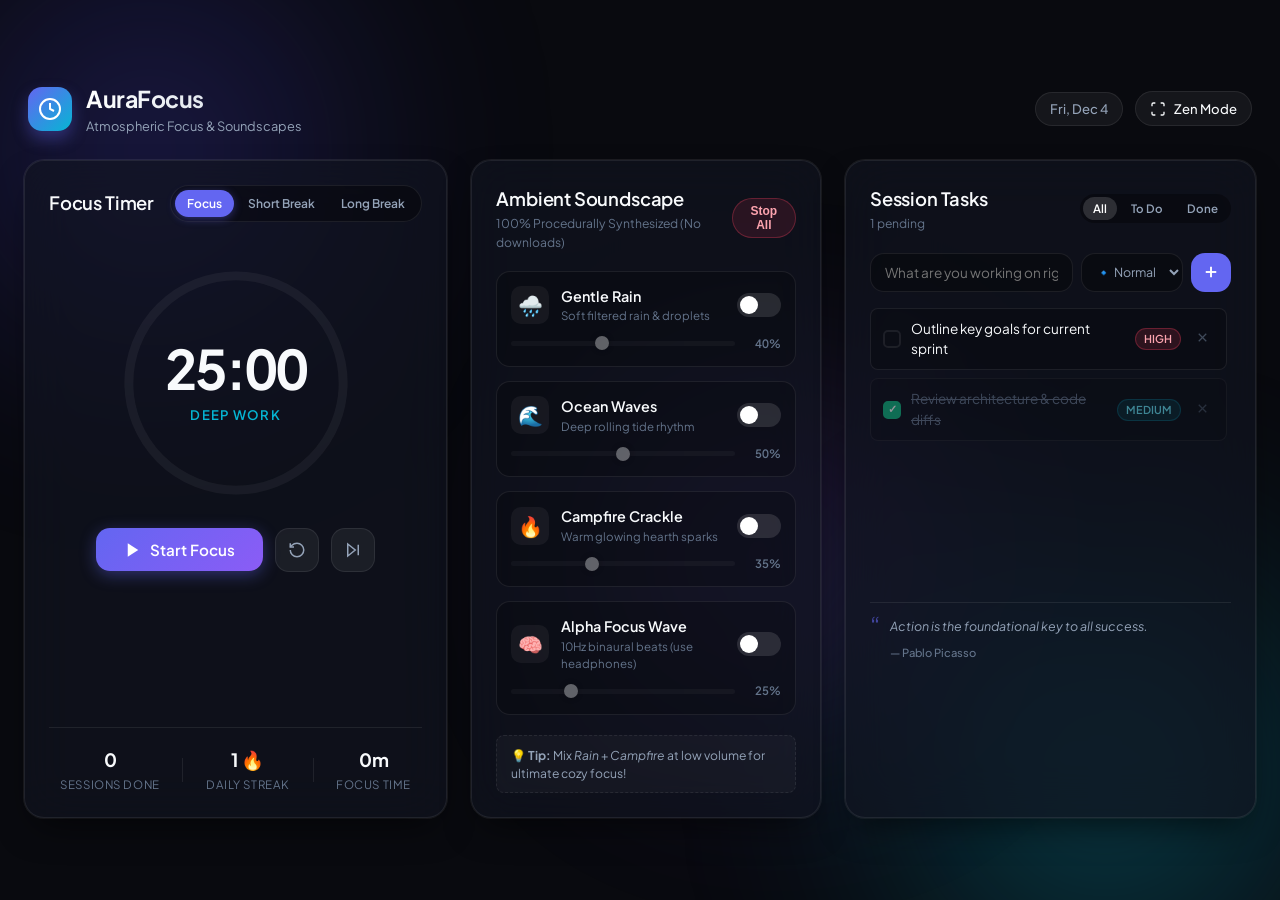
<file: all-in-one.html>
<!DOCTYPE html>
<html lang="en">
<head>
  <meta charset="UTF-8">
  <meta name="viewport" content="width=device-width, initial-scale=1.0">
  <title>AuraFocus — Ambient Sound & Productivity Suite</title>
  <link rel="preconnect" href="https://fonts.googleapis.com">
  <link rel="preconnect" href="https://fonts.gstatic.com" crossorigin>
  <link href="https://fonts.googleapis.com/css2?family=Plus+Jakarta+Sans:wght@300;400;500;600;700&display=swap" rel="stylesheet">
  <style>
/* =========================================
   AuraFocus — Design System & Stylesheet
   ========================================= */

:root {
  --bg-primary: #090a0f;
  --bg-card: rgba(18, 21, 33, 0.65);
  --bg-card-hover: rgba(24, 28, 44, 0.75);
  --border-subtle: rgba(255, 255, 255, 0.08);
  --border-focus: rgba(99, 102, 241, 0.5);

  --accent-primary: #6366f1;       /* Indigo */
  --accent-primary-hover: #4f46e5;
  --accent-cyan: #06b6d4;          /* Cyan */
  --accent-violet: #8b5cf6;        /* Violet */
  --accent-emerald: #10b981;       /* Green */
  --accent-rose: #f43f5e;          /* Rose */
  --accent-amber: #f59e0b;         /* Amber */

  --text-primary: #f8fafc;
  --text-secondary: #94a3b8;
  --text-tertiary: #64748b;

  --radius-sm: 8px;
  --radius-md: 14px;
  --radius-lg: 20px;
  --radius-full: 9999px;

  --font-sans: 'Plus Jakarta Sans', system-ui, -apple-system, BlinkMacSystemFont, 'Segoe UI', Roboto, sans-serif;
  --transition: all 0.25s cubic-bezier(0.4, 0, 0.2, 1);
  --shadow-card: 0 16px 36px -12px rgba(0, 0, 0, 0.65), 0 0 0 1px var(--border-subtle);
  --shadow-glow: 0 0 25px rgba(99, 102, 241, 0.35);
}

*, *::before, *::after {
  box-sizing: border-box;
  margin: 0;
  padding: 0;
}

body {
  font-family: var(--font-sans);
  background-color: var(--bg-primary);
  color: var(--text-primary);
  min-height: 100vh;
  display: flex;
  justify-content: center;
  align-items: center;
  overflow-x: hidden;
  position: relative;
  line-height: 1.5;
  -webkit-font-smoothing: antialiased;
}

/* Aurora Glow Orbs */
.glow-orb {
  position: fixed;
  border-radius: 50%;
  filter: blur(120px);
  z-index: 0;
  pointer-events: none;
  opacity: 0.45;
  animation: orbDrift 20s infinite alternate ease-in-out;
}

.orb-1 {
  width: 500px;
  height: 500px;
  background: radial-gradient(circle, #4f46e5 0%, rgba(79, 70, 229, 0) 70%);
  top: -100px;
  left: -100px;
}

.orb-2 {
  width: 550px;
  height: 550px;
  background: radial-gradient(circle, #06b6d4 0%, rgba(6, 182, 212, 0) 70%);
  bottom: -150px;
  right: -100px;
  animation-duration: 25s;
  animation-delay: -5s;
}

.orb-3 {
  width: 400px;
  height: 400px;
  background: radial-gradient(circle, #8b5cf6 0%, rgba(139, 92, 246, 0) 70%);
  top: 40%;
  left: 45%;
  animation-duration: 18s;
  animation-delay: -10s;
}

@keyframes orbDrift {
  0% { transform: translate(0, 0) scale(1); }
  50% { transform: translate(40px, 30px) scale(1.08); }
  100% { transform: translate(-30px, 50px) scale(0.95); }
}

/* App Container */
.app-container {
  width: 100%;
  max-width: 1320px;
  padding: 24px;
  position: relative;
  z-index: 1;
  margin: 0 auto;
}

.header {
  display: flex;
  justify-content: space-between;
  align-items: center;
  margin-bottom: 24px;
  padding: 0 4px;
}

.brand {
  display: flex;
  align-items: center;
  gap: 14px;
}

.logo-icon {
  width: 44px;
  height: 44px;
  background: linear-gradient(135deg, var(--accent-primary), var(--accent-cyan));
  border-radius: var(--radius-md);
  display: flex;
  align-items: center;
  justify-content: center;
  color: #fff;
  box-shadow: 0 8px 16px rgba(99, 102, 241, 0.35);
}

.logo-icon svg {
  width: 24px;
  height: 24px;
}

.brand h1 {
  font-size: 1.45rem;
  font-weight: 700;
  letter-spacing: -0.02em;
  background: linear-gradient(to right, #ffffff, #cbd5e1);
  -webkit-background-clip: text;
  -webkit-text-fill-color: transparent;
}

.tagline {
  font-size: 0.8rem;
  color: var(--text-secondary);
}

.header-actions {
  display: flex;
  align-items: center;
  gap: 12px;
}

.date-badge {
  font-size: 0.82rem;
  font-weight: 500;
  padding: 6px 14px;
  background: rgba(255, 255, 255, 0.05);
  border: 1px solid var(--border-subtle);
  border-radius: var(--radius-full);
  color: var(--text-secondary);
}

.icon-btn {
  display: inline-flex;
  align-items: center;
  gap: 8px;
  background: rgba(255, 255, 255, 0.05);
  border: 1px solid var(--border-subtle);
  color: var(--text-primary);
  padding: 8px 14px;
  border-radius: var(--radius-full);
  cursor: pointer;
  font-size: 0.82rem;
  font-family: inherit;
  font-weight: 500;
  transition: var(--transition);
}

.icon-btn:hover {
  background: rgba(255, 255, 255, 0.1);
  border-color: rgba(255, 255, 255, 0.2);
  transform: translateY(-1px);
}

.icon-btn svg {
  width: 16px;
  height: 16px;
}

/* Dashboard Grid */
.dashboard-grid {
  display: grid;
  grid-template-columns: 1.15fr 0.95fr 1fr;
  gap: 24px;
}

@media (max-width: 1080px) {
  .dashboard-grid {
    grid-template-columns: 1fr;
  }
}

.card {
  background: var(--bg-card);
  backdrop-filter: blur(24px);
  -webkit-backdrop-filter: blur(24px);
  border: 1px solid var(--border-subtle);
  border-radius: var(--radius-lg);
  padding: 24px;
  box-shadow: var(--shadow-card);
  display: flex;
  flex-direction: column;
  transition: var(--transition);
}

.card:hover {
  border-color: rgba(255, 255, 255, 0.12);
}

.card-header {
  display: flex;
  justify-content: space-between;
  align-items: center;
  margin-bottom: 20px;
}

.card-header h2 {
  font-size: 1.15rem;
  font-weight: 600;
  letter-spacing: -0.01em;
}

.subtitle {
  font-size: 0.76rem;
  color: var(--text-tertiary);
  margin-top: 2px;
}

/* Column 1: Pomodoro Timer */
.mode-tabs {
  display: flex;
  background: rgba(0, 0, 0, 0.35);
  padding: 4px;
  border-radius: var(--radius-full);
  border: 1px solid var(--border-subtle);
  gap: 2px;
}

.tab-btn {
  background: transparent;
  border: none;
  color: var(--text-secondary);
  padding: 6px 12px;
  border-radius: var(--radius-full);
  font-size: 0.75rem;
  font-weight: 600;
  font-family: inherit;
  cursor: pointer;
  transition: var(--transition);
}

.tab-btn:hover {
  color: var(--text-primary);
}

.tab-btn.active {
  background: var(--accent-primary);
  color: #fff;
  box-shadow: 0 2px 8px rgba(99, 102, 241, 0.4);
}

.timer-display {
  display: flex;
  justify-content: center;
  align-items: center;
  padding: 16px 0 20px;
}

.progress-ring-wrapper {
  position: relative;
  width: 250px;
  height: 250px;
  display: flex;
  align-items: center;
  justify-content: center;
}

.progress-ring {
  transform: rotate(-90deg);
  width: 100%;
  height: 100%;
}

.progress-ring__circle-bg {
  fill: transparent;
  stroke: rgba(255, 255, 255, 0.05);
}

.progress-ring__circle {
  fill: transparent;
  stroke: var(--accent-primary);
  stroke-linecap: round;
  transition: stroke-dashoffset 0.8s ease-in-out, stroke 0.4s ease;
  filter: drop-shadow(0 0 10px rgba(99, 102, 241, 0.65));
}

.time-content {
  position: absolute;
  display: flex;
  flex-direction: column;
  align-items: center;
  justify-content: center;
}

.time-text {
  font-size: 3.4rem;
  font-weight: 700;
  letter-spacing: -0.04em;
  font-variant-numeric: tabular-nums;
  line-height: 1;
}

.session-label {
  font-size: 0.82rem;
  font-weight: 600;
  text-transform: uppercase;
  letter-spacing: 0.1em;
  color: var(--accent-cyan);
  margin-top: 10px;
}

.timer-controls {
  display: flex;
  justify-content: center;
  align-items: center;
  gap: 12px;
  margin-bottom: 24px;
}

.btn {
  display: inline-flex;
  align-items: center;
  justify-content: center;
  gap: 8px;
  border: none;
  font-family: inherit;
  font-weight: 600;
  border-radius: var(--radius-md);
  cursor: pointer;
  transition: var(--transition);
}

.primary-btn {
  background: linear-gradient(135deg, var(--accent-primary), var(--accent-violet));
  color: #fff;
  padding: 12px 28px;
  font-size: 0.95rem;
  box-shadow: 0 4px 16px rgba(99, 102, 241, 0.4);
}

.primary-btn:hover {
  transform: translateY(-2px);
  box-shadow: 0 6px 20px rgba(99, 102, 241, 0.55);
}

.primary-btn:active {
  transform: translateY(0);
}

.primary-btn svg {
  width: 18px;
  height: 18px;
}

.secondary-btn {
  background: rgba(255, 255, 255, 0.06);
  color: var(--text-secondary);
  border: 1px solid var(--border-subtle);
  width: 44px;
  height: 44px;
  border-radius: var(--radius-md);
}

.secondary-btn:hover {
  background: rgba(255, 255, 255, 0.12);
  color: var(--text-primary);
  border-color: rgba(255, 255, 255, 0.2);
}

.secondary-btn svg {
  width: 18px;
  height: 18px;
}

.stats-row {
  display: flex;
  justify-content: space-around;
  align-items: center;
  padding-top: 18px;
  border-top: 1px solid var(--border-subtle);
  margin-top: auto;
}

.stat-item {
  display: flex;
  flex-direction: column;
  align-items: center;
}

.stat-value {
  font-size: 1.15rem;
  font-weight: 700;
  color: var(--text-primary);
}

.stat-label {
  font-size: 0.72rem;
  color: var(--text-tertiary);
  text-transform: uppercase;
  letter-spacing: 0.05em;
  margin-top: 2px;
}

.stat-divider {
  width: 1px;
  height: 24px;
  background: var(--border-subtle);
}

/* Column 2: Ambient Soundscape */
.mute-all-btn {
  background: rgba(244, 63, 94, 0.12);
  border: 1px solid rgba(244, 63, 94, 0.3);
  color: #fda4af;
  padding: 5px 12px;
  font-size: 0.75rem;
  font-weight: 600;
  border-radius: var(--radius-full);
  cursor: pointer;
  transition: var(--transition);
}

.mute-all-btn:hover {
  background: rgba(244, 63, 94, 0.22);
}

.sound-channels {
  display: flex;
  flex-direction: column;
  gap: 14px;
  margin-bottom: 20px;
}

.sound-item {
  background: rgba(0, 0, 0, 0.22);
  border: 1px solid var(--border-subtle);
  border-radius: var(--radius-md);
  padding: 14px;
  transition: var(--transition);
}

.sound-item.active {
  background: rgba(99, 102, 241, 0.08);
  border-color: rgba(99, 102, 241, 0.35);
  box-shadow: 0 4px 14px rgba(99, 102, 241, 0.12);
}

.sound-info {
  display: flex;
  align-items: center;
  gap: 12px;
  margin-bottom: 10px;
}

.sound-icon-box {
  width: 38px;
  height: 38px;
  border-radius: 10px;
  background: rgba(255, 255, 255, 0.05);
  display: flex;
  align-items: center;
  justify-content: center;
  font-size: 1.25rem;
}

.sound-meta {
  flex: 1;
}

.sound-title {
  display: block;
  font-size: 0.9rem;
  font-weight: 600;
}

.sound-desc {
  display: block;
  font-size: 0.72rem;
  color: var(--text-tertiary);
}

.sound-toggle-btn {
  position: relative;
  width: 44px;
  height: 24px;
  background: rgba(255, 255, 255, 0.12);
  border-radius: var(--radius-full);
  border: none;
  cursor: pointer;
  transition: var(--transition);
}

.sound-toggle-btn::after {
  content: '';
  position: absolute;
  top: 3px;
  left: 3px;
  width: 18px;
  height: 18px;
  border-radius: 50%;
  background: #ffffff;
  transition: var(--transition);
}

.sound-item.active .sound-toggle-btn {
  background: var(--accent-emerald);
}

.sound-item.active .sound-toggle-btn::after {
  transform: translateX(20px);
}

.slider-row {
  display: flex;
  align-items: center;
  gap: 12px;
}

.vol-slider {
  flex: 1;
  -webkit-appearance: none;
  appearance: none;
  height: 5px;
  border-radius: var(--radius-full);
  background: rgba(255, 255, 255, 0.1);
  outline: none;
  transition: var(--transition);
}

.sound-item.active .vol-slider {
  background: linear-gradient(to right, var(--accent-primary), var(--accent-cyan));
}

.vol-slider::-webkit-slider-thumb {
  -webkit-appearance: none;
  width: 14px;
  height: 14px;
  border-radius: 50%;
  background: #fff;
  cursor: pointer;
  box-shadow: 0 0 6px rgba(0, 0, 0, 0.5);
  transition: transform 0.1s;
}

.vol-slider::-webkit-slider-thumb:hover {
  transform: scale(1.2);
}

.vol-slider:disabled {
  opacity: 0.35;
  cursor: not-allowed;
}

.vol-label {
  font-size: 0.72rem;
  font-weight: 600;
  color: var(--text-tertiary);
  min-width: 34px;
  text-align: right;
  font-variant-numeric: tabular-nums;
}

.sound-item.active .vol-label {
  color: var(--text-primary);
}

.audio-tip {
  margin-top: auto;
  font-size: 0.76rem;
  color: var(--text-secondary);
  background: rgba(255, 255, 255, 0.03);
  border: 1px dashed var(--border-subtle);
  border-radius: var(--radius-sm);
  padding: 10px 14px;
}

/* Column 3: Tasks Card */
.task-filters {
  display: flex;
  gap: 4px;
  background: rgba(0, 0, 0, 0.35);
  padding: 3px;
  border-radius: var(--radius-full);
}

.filter-chip {
  background: transparent;
  border: none;
  color: var(--text-secondary);
  font-size: 0.72rem;
  font-weight: 600;
  padding: 4px 10px;
  border-radius: var(--radius-full);
  cursor: pointer;
  font-family: inherit;
  transition: var(--transition);
}

.filter-chip.active {
  background: rgba(255, 255, 255, 0.15);
  color: #fff;
}

.task-form {
  display: flex;
  gap: 8px;
  margin-bottom: 16px;
}

.task-form input[type="text"] {
  flex: 1;
  background: rgba(0, 0, 0, 0.3);
  border: 1px solid var(--border-subtle);
  border-radius: var(--radius-md);
  padding: 10px 14px;
  color: #fff;
  font-family: inherit;
  font-size: 0.85rem;
  outline: none;
  transition: var(--transition);
}

.task-form input[type="text"]:focus {
  border-color: var(--accent-primary);
  box-shadow: 0 0 0 2px rgba(99, 102, 241, 0.2);
}

.task-form select {
  background: rgba(0, 0, 0, 0.3);
  border: 1px solid var(--border-subtle);
  color: var(--text-secondary);
  border-radius: var(--radius-md);
  padding: 0 10px;
  font-size: 0.78rem;
  font-family: inherit;
  cursor: pointer;
  outline: none;
}

.add-task-btn {
  background: var(--accent-primary);
  border: none;
  color: #fff;
  width: 40px;
  border-radius: var(--radius-md);
  display: flex;
  align-items: center;
  justify-content: center;
  cursor: pointer;
  transition: var(--transition);
}

.add-task-btn:hover {
  background: var(--accent-primary-hover);
  transform: scale(1.05);
}

.add-task-btn svg {
  width: 18px;
  height: 18px;
}

.task-list-wrapper {
  flex: 1;
  min-height: 220px;
  max-height: 280px;
  overflow-y: auto;
  padding-right: 4px;
}

.task-list-wrapper::-webkit-scrollbar {
  width: 5px;
}

.task-list-wrapper::-webkit-scrollbar-track {
  background: transparent;
}

.task-list-wrapper::-webkit-scrollbar-thumb {
  background: rgba(255, 255, 255, 0.1);
  border-radius: 4px;
}

.task-list {
  list-style: none;
  display: flex;
  flex-direction: column;
  gap: 8px;
}

.task-item {
  display: flex;
  align-items: center;
  gap: 10px;
  background: rgba(0, 0, 0, 0.22);
  border: 1px solid var(--border-subtle);
  border-radius: var(--radius-sm);
  padding: 10px 12px;
  transition: var(--transition);
  animation: slideIn 0.2s ease-out;
}

@keyframes slideIn {
  from { opacity: 0; transform: translateY(6px); }
  to { opacity: 1; transform: translateY(0); }
}

.task-item:hover {
  background: rgba(255, 255, 255, 0.04);
  border-color: rgba(255, 255, 255, 0.15);
}

.task-item.completed {
  opacity: 0.55;
}

.task-item.completed .task-text {
  text-decoration: line-through;
  color: var(--text-tertiary);
}

.custom-checkbox {
  appearance: none;
  -webkit-appearance: none;
  width: 18px;
  height: 18px;
  border: 2px solid var(--border-subtle);
  border-radius: 5px;
  background: transparent;
  cursor: pointer;
  display: flex;
  align-items: center;
  justify-content: center;
  transition: var(--transition);
  flex-shrink: 0;
}

.custom-checkbox:checked {
  background: var(--accent-emerald);
  border-color: var(--accent-emerald);
}

.custom-checkbox:checked::before {
  content: '✓';
  color: #fff;
  font-size: 11px;
  font-weight: 700;
}

.task-text {
  flex: 1;
  font-size: 0.85rem;
  word-break: break-word;
}

.priority-badge {
  font-size: 0.68rem;
  font-weight: 600;
  padding: 2px 8px;
  border-radius: var(--radius-full);
  text-transform: uppercase;
}

.priority-high {
  background: rgba(244, 63, 94, 0.15);
  color: #fda4af;
  border: 1px solid rgba(244, 63, 94, 0.3);
}

.priority-medium {
  background: rgba(6, 182, 212, 0.15);
  color: #67e8f9;
  border: 1px solid rgba(6, 182, 212, 0.3);
}

.priority-low {
  background: rgba(16, 185, 129, 0.15);
  color: #6ee7b7;
  border: 1px solid rgba(16, 185, 129, 0.3);
}

.delete-task-btn {
  background: transparent;
  border: none;
  color: var(--text-tertiary);
  cursor: pointer;
  padding: 4px;
  border-radius: 4px;
  opacity: 0.6;
  transition: var(--transition);
}

.delete-task-btn:hover {
  color: var(--accent-rose);
  opacity: 1;
}

.delete-task-btn svg {
  width: 15px;
  height: 15px;
}

.empty-state {
  display: none;
  flex-direction: column;
  align-items: center;
  justify-content: center;
  height: 100%;
  padding: 30px 10px;
  color: var(--text-tertiary);
  text-align: center;
}

.empty-icon {
  font-size: 2rem;
  margin-bottom: 8px;
}

.empty-state p {
  font-size: 0.8rem;
}

.quote-box {
  margin-top: 14px;
  padding-top: 14px;
  border-top: 1px solid var(--border-subtle);
  position: relative;
  padding-left: 20px;
}

.quote-symbol {
  position: absolute;
  top: 10px;
  left: 0;
  font-size: 1.6rem;
  line-height: 1;
  color: var(--accent-primary);
  opacity: 0.6;
}

.quote-box p {
  font-size: 0.78rem;
  color: var(--text-secondary);
  font-style: italic;
  margin-bottom: 4px;
}

.quote-author {
  font-size: 0.7rem;
  color: var(--text-tertiary);
  font-weight: 500;
}

/* Zen Fullscreen Mode */
body.zen-active .audio-card,
body.zen-active .tasks-card,
body.zen-active .stats-row,
body.zen-active .header-actions .date-badge {
  opacity: 0.15;
  filter: blur(4px);
  pointer-events: none;
  transition: var(--transition);
}

body.zen-active .timer-card {
  transform: scale(1.05);
  box-shadow: 0 0 50px rgba(99, 102, 241, 0.4);
}

@media (max-width: 768px) {
  .app-container {
    padding: 16px;
  }
  .progress-ring-wrapper {
    width: 210px;
    height: 210px;
  }
  .time-text {
    font-size: 2.8rem;
  }
}
  </style>
</head>
<body>
  <!-- Ambient background glow orbs -->
  <div class="glow-orb orb-1"></div>
  <div class="glow-orb orb-2"></div>
  <div class="glow-orb orb-3"></div>

  <div class="app-container">
    <!-- Top Header -->
    <header class="header">
      <div class="brand">
        <div class="logo-icon">
          <svg viewBox="0 0 24 24" fill="none" stroke="currentColor" stroke-width="2">
            <circle cx="12" cy="12" r="10"></circle>
            <path d="M12 6v6l4 2"></path>
          </svg>
        </div>
        <div>
          <h1>AuraFocus</h1>
          <p class="tagline">Atmospheric Focus & Soundscapes</p>
        </div>
      </div>

      <div class="header-actions">
        <div class="date-badge" id="currentDate">Today</div>
        <button id="zenBtn" class="icon-btn" title="Toggle Zen Fullscreen Mode">
          <svg viewBox="0 0 24 24" fill="none" stroke="currentColor" stroke-width="2">
            <path d="M8 3H5a2 2 0 0 0-2 2v3m18 0V5a2 2 0 0 0-2-2h-3m0 18h3a2 2 0 0 0 2-2v-3M3 16v3a2 2 0 0 0 2 2h3"></path>
          </svg>
          <span class="btn-text">Zen Mode</span>
        </button>
      </div>
    </header>

    <!-- Main Grid Content -->
    <main class="dashboard-grid">

      <!-- Column 1: Pomodoro Focus Timer -->
      <section class="card timer-card">
        <div class="card-header">
          <h2>Focus Timer</h2>
          <div class="mode-tabs">
            <button class="tab-btn active" data-mode="pomodoro">Focus</button>
            <button class="tab-btn" data-mode="shortBreak">Short Break</button>
            <button class="tab-btn" data-mode="longBreak">Long Break</button>
          </div>
        </div>

        <div class="timer-display">
          <div class="progress-ring-wrapper">
            <svg class="progress-ring" viewBox="0 0 280 280">
              <circle class="progress-ring__circle-bg" stroke-width="10" cx="140" cy="140" r="120" />
              <circle class="progress-ring__circle" stroke-width="10" cx="140" cy="140" r="120" />
            </svg>
            <div class="time-content">
              <span id="timeDisplay" class="time-text">25:00</span>
              <span id="sessionStatus" class="session-label">Deep Work</span>
            </div>
          </div>
        </div>

        <div class="timer-controls">
          <button id="startBtn" class="btn primary-btn">
            <svg id="playPauseIcon" viewBox="0 0 24 24" fill="currentColor">
              <polygon points="5 3 19 12 5 21 5 3"></polygon>
            </svg>
            <span id="startBtnText">Start Focus</span>
          </button>
          <button id="resetBtn" class="btn secondary-btn" title="Reset Session">
            <svg viewBox="0 0 24 24" fill="none" stroke="currentColor" stroke-width="2">
              <path d="M3 12a9 9 0 1 0 9-9 9.75 9.75 0 0 0-6.74 2.74L3 8"></path>
              <path d="M3 3v5h5"></path>
            </svg>
          </button>
          <button id="skipBtn" class="btn secondary-btn" title="Skip Session">
            <svg viewBox="0 0 24 24" fill="none" stroke="currentColor" stroke-width="2">
              <polygon points="5 4 15 12 5 20 5 4"></polygon>
              <line x1="19" y1="5" x2="19" y2="19"></line>
            </svg>
          </button>
        </div>

        <!-- Metrics Footer -->
        <div class="stats-row">
          <div class="stat-item">
            <span class="stat-value" id="pomodorosCompleted">0</span>
            <span class="stat-label">Sessions Done</span>
          </div>
          <div class="stat-divider"></div>
          <div class="stat-item">
            <span class="stat-value" id="streakCount">1 🔥</span>
            <span class="stat-label">Daily Streak</span>
          </div>
          <div class="stat-divider"></div>
          <div class="stat-item">
            <span class="stat-value" id="totalFocusMinutes">0m</span>
            <span class="stat-label">Focus Time</span>
          </div>
        </div>
      </section>

      <!-- Column 2: Ambient Sound Generator (Web Audio API) -->
      <section class="card audio-card">
        <div class="card-header">
          <div>
            <h2>Ambient Soundscape</h2>
            <p class="subtitle">100% Procedurally Synthesized (No downloads)</p>
          </div>
          <button id="masterMuteBtn" class="mute-all-btn" title="Mute/Unmute All">
            <span id="masterStatus">Stop All</span>
          </button>
        </div>

        <div class="sound-channels">
          <!-- Channel 1: Rain -->
          <div class="sound-item" data-sound="rain">
            <div class="sound-info">
              <div class="sound-icon-box">🌧️</div>
              <div class="sound-meta">
                <span class="sound-title">Gentle Rain</span>
                <span class="sound-desc">Soft filtered rain & droplets</span>
              </div>
              <button class="sound-toggle-btn" aria-label="Toggle Rain"></button>
            </div>
            <div class="slider-row">
              <input type="range" class="vol-slider" min="0" max="1" step="0.01" value="0.4" disabled>
              <span class="vol-label">40%</span>
            </div>
          </div>

          <!-- Channel 2: Waves -->
          <div class="sound-item" data-sound="waves">
            <div class="sound-info">
              <div class="sound-icon-box">🌊</div>
              <div class="sound-meta">
                <span class="sound-title">Ocean Waves</span>
                <span class="sound-desc">Deep rolling tide rhythm</span>
              </div>
              <button class="sound-toggle-btn" aria-label="Toggle Waves"></button>
            </div>
            <div class="slider-row">
              <input type="range" class="vol-slider" min="0" max="1" step="0.01" value="0.5" disabled>
              <span class="vol-label">50%</span>
            </div>
          </div>

          <!-- Channel 3: Fire -->
          <div class="sound-item" data-sound="fire">
            <div class="sound-info">
              <div class="sound-icon-box">🔥</div>
              <div class="sound-meta">
                <span class="sound-title">Campfire Crackle</span>
                <span class="sound-desc">Warm glowing hearth sparks</span>
              </div>
              <button class="sound-toggle-btn" aria-label="Toggle Campfire"></button>
            </div>
            <div class="slider-row">
              <input type="range" class="vol-slider" min="0" max="1" step="0.01" value="0.35" disabled>
              <span class="vol-label">35%</span>
            </div>
          </div>

          <!-- Channel 4: Binaural Beats -->
          <div class="sound-item" data-sound="binaural">
            <div class="sound-info">
              <div class="sound-icon-box">🧠</div>
              <div class="sound-meta">
                <span class="sound-title">Alpha Focus Wave</span>
                <span class="sound-desc">10Hz binaural beats (use headphones)</span>
              </div>
              <button class="sound-toggle-btn" aria-label="Toggle Binaural"></button>
            </div>
            <div class="slider-row">
              <input type="range" class="vol-slider" min="0" max="1" step="0.01" value="0.25" disabled>
              <span class="vol-label">25%</span>
            </div>
          </div>
        </div>

        <div class="audio-tip">
          💡 <strong>Tip:</strong> Mix <em>Rain</em> + <em>Campfire</em> at low volume for ultimate cozy focus!
        </div>
      </section>

      <!-- Column 3: Priority Task Focus -->
      <section class="card tasks-card">
        <div class="card-header">
          <div>
            <h2>Session Tasks</h2>
            <p class="subtitle" id="taskCounterText">0 pending</p>
          </div>
          <div class="task-filters">
            <button class="filter-chip active" data-filter="all">All</button>
            <button class="filter-chip" data-filter="pending">To Do</button>
            <button class="filter-chip" data-filter="done">Done</button>
          </div>
        </div>

        <!-- Task Input -->
        <form id="taskForm" class="task-form">
          <input type="text" id="taskInput" placeholder="What are you working on right now?" autocomplete="off" required>
          <select id="taskPriority" title="Priority level">
            <option value="high">⚡ High</option>
            <option value="medium" selected>🔹 Normal</option>
            <option value="low">🌱 Low</option>
          </select>
          <button type="submit" class="add-task-btn" title="Add Task">
            <svg viewBox="0 0 24 24" fill="none" stroke="currentColor" stroke-width="2.5">
              <line x1="12" y1="5" x2="12" y2="19"></line>
              <line x1="5" y1="12" x2="19" y2="12"></line>
            </svg>
          </button>
        </form>

        <!-- Task List -->
        <div class="task-list-wrapper">
          <ul id="taskList" class="task-list"></ul>
          <div id="emptyTaskState" class="empty-state">
            <div class="empty-icon">🎯</div>
            <p>No tasks here yet. Clear mind, clear goals!</p>
          </div>
        </div>

        <!-- Inspiration Box -->
        <div class="quote-box">
          <span class="quote-symbol">“</span>
          <p id="quoteText">Focus is saying no to the hundred other good ideas.</p>
          <span id="quoteAuthor" class="quote-author">— Steve Jobs</span>
        </div>
      </section>

    </main>
  </div>

  <script>
document.addEventListener('DOMContentLoaded', () => {

  /* 1. DATE & INSPIRATIONAL QUOTES */
  const dateBadge = document.getElementById('currentDate');
  const quoteText = document.getElementById('quoteText');
  const quoteAuthor = document.getElementById('quoteAuthor');

  const today = new Date();
  dateBadge.textContent = today.toLocaleDateString('en-US', {
    weekday: 'short',
    month: 'short',
    day: 'numeric'
  });

  const quotes = [
    { text: "Focus is saying no to the hundred other good ideas.", author: "Steve Jobs" },
    { text: "It is not that we have a short time to live, but that we waste a lot of it.", author: "Seneca" },
    { text: "Simplicity boils down to two steps: Identify the essential. Eliminate the rest.", author: "Leo Babauta" },
    { text: "The secret of getting ahead is getting started.", author: "Mark Twain" },
    { text: "Deep work is the superpower of the 21st century.", author: "Cal Newport" },
    { text: "Action is the foundational key to all success.", author: "Pablo Picasso" }
  ];

  function rotateQuote() {
    const randomQuote = quotes[Math.floor(Math.random() * quotes.length)];
    quoteText.textContent = randomQuote.text;
    quoteAuthor.textContent = `— ${randomQuote.author}`;
  }
  rotateQuote();
  setInterval(rotateQuote, 30000);


  /* 2. PROCEDURAL WEB AUDIO SYNTHESIZER */
  let audioCtx = null;

  function getAudioContext() {
    if (!audioCtx) {
      const AudioContextClass = window.AudioContext || window.webkitAudioContext;
      audioCtx = new AudioContextClass();
    }
    if (audioCtx.state === 'suspended') {
      audioCtx.resume();
    }
    return audioCtx;
  }

  class SoundChannel {
    constructor(type) {
      this.type = type;
      this.isPlaying = false;
      this.volume = 0.5;
      this.gainNode = null;
      this.sources = [];
      this.intervalId = null;
    }

    start() {
      const ctx = getAudioContext();
      this.stop();

      this.gainNode = ctx.createGain();
      this.gainNode.gain.setValueAtTime(this.volume, ctx.currentTime);
      this.gainNode.connect(ctx.destination);

      if (this.type === 'rain') {
        this.startRain(ctx, this.gainNode);
      } else if (this.type === 'waves') {
        this.startWaves(ctx, this.gainNode);
      } else if (this.type === 'fire') {
        this.startFire(ctx, this.gainNode);
      } else if (this.type === 'binaural') {
        this.startBinaural(ctx, this.gainNode);
      }

      this.isPlaying = true;
    }

    setVolume(val) {
      this.volume = val;
      if (this.gainNode && audioCtx) {
        this.gainNode.gain.setTargetAtTime(val, audioCtx.currentTime, 0.05);
      }
    }

    stop() {
      if (this.intervalId) {
        clearInterval(this.intervalId);
        this.intervalId = null;
      }
      this.sources.forEach(src => {
        try {
          src.stop();
          src.disconnect();
        } catch (e) {}
      });
      this.sources = [];
      if (this.gainNode) {
        try { this.gainNode.disconnect(); } catch (e) {}
        this.gainNode = null;
      }
      this.isPlaying = false;
    }

    startRain(ctx, outNode) {
      const bufferSize = 2 * ctx.sampleRate;
      const noiseBuffer = ctx.createBuffer(1, bufferSize, ctx.sampleRate);
      const output = noiseBuffer.getChannelData(0);
      for (let i = 0; i < bufferSize; i++) {
        output[i] = Math.random() * 2 - 1;
      }

      const whiteNoise = ctx.createBufferSource();
      whiteNoise.buffer = noiseBuffer;
      whiteNoise.loop = true;

      const filter = ctx.createBiquadFilter();
      filter.type = 'lowpass';
      filter.frequency.value = 850;

      const rainGain = ctx.createGain();
      rainGain.gain.value = 0.8;

      whiteNoise.connect(filter);
      filter.connect(rainGain);
      rainGain.connect(outNode);
      whiteNoise.start();
      this.sources.push(whiteNoise);

      this.intervalId = setInterval(() => {
        if (!this.isPlaying) return;
        const dropOsc = ctx.createOscillator();
        const dropGain = ctx.createGain();
        const freq = 1200 + Math.random() * 1800;
        
        dropOsc.type = 'sine';
        dropOsc.frequency.setValueAtTime(freq, ctx.currentTime);
        dropOsc.frequency.exponentialRampToValueAtTime(freq * 0.4, ctx.currentTime + 0.08);

        dropGain.gain.setValueAtTime(0.08 * this.volume, ctx.currentTime);
        dropGain.gain.exponentialRampToValueAtTime(0.0001, ctx.currentTime + 0.08);

        dropOsc.connect(dropGain);
        dropGain.connect(outNode);
        dropOsc.start();
        dropOsc.stop(ctx.currentTime + 0.08);
      }, 160);
    }

    startWaves(ctx, outNode) {
      const bufferSize = 3 * ctx.sampleRate;
      const noiseBuffer = ctx.createBuffer(1, bufferSize, ctx.sampleRate);
      const output = noiseBuffer.getChannelData(0);
      let lastOut = 0.0;
      for (let i = 0; i < bufferSize; i++) {
        const white = Math.random() * 2 - 1;
        output[i] = (lastOut + (0.02 * white)) / 1.02;
        lastOut = output[i];
        output[i] *= 3.5;
      }

      const brownNoise = ctx.createBufferSource();
      brownNoise.buffer = noiseBuffer;
      brownNoise.loop = true;

      const filter = ctx.createBiquadFilter();
      filter.type = 'lowpass';
      filter.frequency.value = 450;

      const waveGain = ctx.createGain();
      const lfo = ctx.createOscillator();
      const lfoGain = ctx.createGain();

      lfo.frequency.value = 0.12;
      lfoGain.gain.value = 0.45;
      waveGain.gain.value = 0.5;

      lfo.connect(lfoGain);
      lfoGain.connect(waveGain.gain);

      brownNoise.connect(filter);
      filter.connect(waveGain);
      waveGain.connect(outNode);

      brownNoise.start();
      lfo.start();
      this.sources.push(brownNoise, lfo);
    }

    startFire(ctx, outNode) {
      const bufferSize = 2 * ctx.sampleRate;
      const noiseBuffer = ctx.createBuffer(1, bufferSize, ctx.sampleRate);
      const output = noiseBuffer.getChannelData(0);
      let b0 = 0, b1 = 0, b2 = 0;
      for (let i = 0; i < bufferSize; i++) {
        const white = Math.random() * 2 - 1;
        b0 = 0.99886 * b0 + white * 0.0555179;
        b1 = 0.99332 * b1 + white * 0.0750759;
        b2 = 0.96900 * b2 + white * 0.1538520;
        output[i] = (b0 + b1 + b2) * 0.4;
      }

      const pinkNoise = ctx.createBufferSource();
      pinkNoise.buffer = noiseBuffer;
      pinkNoise.loop = true;

      const bandpass = ctx.createBiquadFilter();
      bandpass.type = 'bandpass';
      bandpass.frequency.value = 700;
      bandpass.Q.value = 1.2;

      const baseGain = ctx.createGain();
      baseGain.gain.value = 0.5;

      pinkNoise.connect(bandpass);
      bandpass.connect(baseGain);
      baseGain.connect(outNode);
      pinkNoise.start();
      this.sources.push(pinkNoise);

      this.intervalId = setInterval(() => {
        if (!this.isPlaying) return;
        if (Math.random() > 0.4) {
          const crackleBuffer = ctx.createBuffer(1, 256, ctx.sampleRate);
          const cData = crackleBuffer.getChannelData(0);
          for (let i = 0; i < 256; i++) {
            cData[i] = (Math.random() * 2 - 1) * Math.exp(-i / 40);
          }
          const crackle = ctx.createBufferSource();
          crackle.buffer = crackleBuffer;

          const cFilter = ctx.createBiquadFilter();
          cFilter.type = 'highpass';
          cFilter.frequency.value = 1800;

          const cGain = ctx.createGain();
          cGain.gain.value = (0.2 + Math.random() * 0.4) * this.volume;

          crackle.connect(cFilter);
          cFilter.connect(cGain);
          cGain.connect(outNode);
          crackle.start();
        }
      }, 80);
    }

    startBinaural(ctx, outNode) {
      const oscL = ctx.createOscillator();
      const oscR = ctx.createOscillator();
      const merger = ctx.createChannelMerger(2);

      oscL.type = 'sine';
      oscL.frequency.value = 196;

      oscR.type = 'sine';
      oscR.frequency.value = 206;

      oscL.connect(merger, 0, 0);
      oscR.connect(merger, 0, 1);

      merger.connect(outNode);

      oscL.start();
      oscR.start();
      this.sources.push(oscL, oscR);
    }
  }

  function playChime() {
    try {
      const ctx = getAudioContext();
      const freqs = [523.25, 659.25, 783.99, 1046.50];
      freqs.forEach((freq, idx) => {
        const osc = ctx.createOscillator();
        const gain = ctx.createGain();
        osc.type = 'sine';
        osc.frequency.setValueAtTime(freq, ctx.currentTime);

        const startTime = ctx.currentTime + (idx * 0.08);
        const duration = 2.5;

        gain.gain.setValueAtTime(0.2, startTime);
        gain.gain.exponentialRampToValueAtTime(0.0001, startTime + duration);

        osc.connect(gain);
        gain.connect(ctx.destination);
        osc.start(startTime);
        osc.stop(startTime + duration);
      });
    } catch (e) {
      console.warn("Audio chime failed:", e);
    }
  }

  const channels = {
    rain: new SoundChannel('rain'),
    waves: new SoundChannel('waves'),
    fire: new SoundChannel('fire'),
    binaural: new SoundChannel('binaural')
  };

  document.querySelectorAll('.sound-item').forEach(item => {
    const soundKey = item.dataset.sound;
    const channel = channels[soundKey];
    const toggleBtn = item.querySelector('.sound-toggle-btn');
    const slider = item.querySelector('.vol-slider');
    const label = item.querySelector('.vol-label');

    channel.volume = parseFloat(slider.value);

    function toggleSound() {
      if (channel.isPlaying) {
        channel.stop();
        item.classList.remove('active');
        slider.disabled = true;
      } else {
        channel.start();
        item.classList.add('active');
        slider.disabled = false;
      }
    }

    toggleBtn.addEventListener('click', toggleSound);

    slider.addEventListener('input', (e) => {
      const val = parseFloat(e.target.value);
      channel.setVolume(val);
      label.textContent = `${Math.round(val * 100)}%`;
    });
  });

  const masterMuteBtn = document.getElementById('masterMuteBtn');
  masterMuteBtn.addEventListener('click', () => {
    Object.values(channels).forEach(ch => ch.stop());
    document.querySelectorAll('.sound-item').forEach(item => {
      item.classList.remove('active');
      const slider = item.querySelector('.vol-slider');
      if (slider) slider.disabled = true;
    });
  });


  /* 3. POMODORO TIMER ENGINE */
  const TIMER_MODES = {
    pomodoro: { name: 'Deep Work', minutes: 25, color: '#6366f1' },
    shortBreak: { name: 'Short Rest', minutes: 5, color: '#10b981' },
    longBreak: { name: 'Long Break', minutes: 15, color: '#06b6d4' }
  };

  let currentMode = 'pomodoro';
  let totalSeconds = TIMER_MODES[currentMode].minutes * 60;
  let remainingSeconds = totalSeconds;
  let timerInterval = null;
  let isRunning = false;
  let endTime = null;

  const timeDisplay = document.getElementById('timeDisplay');
  const sessionStatus = document.getElementById('sessionStatus');
  const startBtn = document.getElementById('startBtn');
  const startBtnText = document.getElementById('startBtnText');
  const playPauseIcon = document.getElementById('playPauseIcon');
  const resetBtn = document.getElementById('resetBtn');
  const skipBtn = document.getElementById('skipBtn');
  const modeTabs = document.querySelectorAll('.tab-btn');

  const pomodorosCompletedEl = document.getElementById('pomodorosCompleted');
  const streakCountEl = document.getElementById('streakCount');
  const totalFocusMinutesEl = document.getElementById('totalFocusMinutes');

  let stats = JSON.parse(localStorage.getItem('aurafocus_stats')) || {
    sessions: 0,
    totalMinutes: 0,
    streak: 1,
    lastActiveDate: new Date().toDateString()
  };

  const todayStr = new Date().toDateString();
  if (stats.lastActiveDate !== todayStr) {
    const yesterday = new Date();
    yesterday.setDate(yesterday.getDate() - 1);
    if (stats.lastActiveDate === yesterday.toDateString()) {
      stats.streak += 1;
    }
    stats.lastActiveDate = todayStr;
    saveStats();
  }

  function saveStats() {
    localStorage.setItem('aurafocus_stats', JSON.stringify(stats));
    updateStatsDisplay();
  }

  function updateStatsDisplay() {
    pomodorosCompletedEl.textContent = stats.sessions;
    streakCountEl.textContent = `${stats.streak} 🔥`;
    totalFocusMinutesEl.textContent = `${stats.totalMinutes}m`;
  }
  updateStatsDisplay();

  const circle = document.querySelector('.progress-ring__circle');
  const radius = circle.r.baseVal.value;
  const circumference = 2 * Math.PI * radius;
  circle.style.strokeDasharray = `${circumference} ${circumference}`;
  circle.style.strokeDashoffset = 0;

  function setProgress(percent) {
    const offset = circumference - (percent * circumference);
    circle.style.strokeDashoffset = offset;
  }

  function formatTime(secs) {
    const m = Math.floor(secs / 60);
    const s = secs % 60;
    return `${m.toString().padStart(2, '0')}:${s.toString().padStart(2, '0')}`;
  }

  function renderTimer() {
    timeDisplay.textContent = formatTime(remainingSeconds);
    const progress = (totalSeconds - remainingSeconds) / totalSeconds;
    setProgress(progress);
    document.title = isRunning ? `(${formatTime(remainingSeconds)}) AuraFocus` : 'AuraFocus';
  }

  function switchMode(modeKey) {
    currentMode = modeKey;
    totalSeconds = TIMER_MODES[modeKey].minutes * 60;
    remainingSeconds = totalSeconds;
    sessionStatus.textContent = TIMER_MODES[modeKey].name;
    circle.style.stroke = TIMER_MODES[modeKey].color;

    modeTabs.forEach(tab => {
      tab.classList.toggle('active', tab.dataset.mode === modeKey);
    });

    pauseTimer();
    renderTimer();
  }

  function startTimer() {
    if (isRunning) return;
    getAudioContext();
    isRunning = true;
    endTime = Date.now() + (remainingSeconds * 1000);

    startBtnText.textContent = "Pause";
    playPauseIcon.innerHTML = `
      <rect x="6" y="4" width="4" height="16"></rect>
      <rect x="14" y="4" width="4" height="16"></rect>
    `;

    timerInterval = setInterval(() => {
      const now = Date.now();
      const diff = Math.max(0, Math.round((endTime - now) / 1000));
      remainingSeconds = diff;
      renderTimer();

      if (remainingSeconds <= 0) {
        handleTimerCompletion();
      }
    }, 250);
  }

  function pauseTimer() {
    isRunning = false;
    clearInterval(timerInterval);
    timerInterval = null;
    startBtnText.textContent = "Start Focus";
    playPauseIcon.innerHTML = `<polygon points="5 3 19 12 5 21 5 3"></polygon>`;
    document.title = 'AuraFocus';
  }

  function resetTimer() {
    pauseTimer();
    remainingSeconds = totalSeconds;
    renderTimer();
  }

  function handleTimerCompletion() {
    pauseTimer();
    playChime();

    if (currentMode === 'pomodoro') {
      stats.sessions += 1;
      stats.totalMinutes += TIMER_MODES.pomodoro.minutes;
      saveStats();
      switchMode(stats.sessions % 4 === 0 ? 'longBreak' : 'shortBreak');
    } else {
      switchMode('pomodoro');
    }
  }

  startBtn.addEventListener('click', () => {
    if (isRunning) pauseTimer();
    else startTimer();
  });

  resetBtn.addEventListener('click', resetTimer);
  skipBtn.addEventListener('click', () => {
    if (confirm("Skip this session?")) {
      handleTimerCompletion();
    }
  });

  modeTabs.forEach(tab => {
    tab.addEventListener('click', () => {
      switchMode(tab.dataset.mode);
    });
  });

  renderTimer();


  /* 4. TASK MANAGER */
  const taskForm = document.getElementById('taskForm');
  const taskInput = document.getElementById('taskInput');
  const taskPriority = document.getElementById('taskPriority');
  const taskList = document.getElementById('taskList');
  const emptyTaskState = document.getElementById('emptyTaskState');
  const taskCounterText = document.getElementById('taskCounterText');
  const filterChips = document.querySelectorAll('.filter-chip');

  let tasks = JSON.parse(localStorage.getItem('aurafocus_tasks')) || [
    { id: '1', text: 'Outline key goals for current sprint', priority: 'high', completed: false },
    { id: '2', text: 'Review architecture & code diffs', priority: 'medium', completed: true }
  ];

  let currentFilter = 'all';

  function saveTasks() {
    localStorage.setItem('aurafocus_tasks', JSON.stringify(tasks));
    renderTasks();
  }

  function renderTasks() {
    taskList.innerHTML = '';
    const filtered = tasks.filter(t => {
      if (currentFilter === 'pending') return !t.completed;
      if (currentFilter === 'done') return t.completed;
      return true;
    });

    const pendingCount = tasks.filter(t => !t.completed).length;
    taskCounterText.textContent = `${pendingCount} pending`;

    if (filtered.length === 0) {
      emptyTaskState.style.display = 'flex';
    } else {
      emptyTaskState.style.display = 'none';
      filtered.forEach(task => {
        const li = document.createElement('li');
        li.className = `task-item ${task.completed ? 'completed' : ''}`;
        li.innerHTML = `
          <input type="checkbox" class="custom-checkbox" ${task.completed ? 'checked' : ''}>
          <span class="task-text">${escapeHtml(task.text)}</span>
          <span class="priority-badge priority-${task.priority}">${task.priority}</span>
          <button class="delete-task-btn" title="Delete">
            <svg viewBox="0 0 24 24" fill="none" stroke="currentColor" stroke-width="2">
              <line x1="18" y1="6" x2="6" y2="18"></line>
              <line x1="6" y1="6" x2="18" y2="18"></line>
            </svg>
          </button>
        `;

        li.querySelector('.custom-checkbox').addEventListener('change', () => {
          task.completed = !task.completed;
          saveTasks();
        });

        li.querySelector('.delete-task-btn').addEventListener('click', () => {
          tasks = tasks.filter(t => t.id !== task.id);
          saveTasks();
        });

        taskList.appendChild(li);
      });
    }
  }

  taskForm.addEventListener('submit', (e) => {
    e.preventDefault();
    const text = taskInput.value.trim();
    if (!text) return;

    tasks.unshift({
      id: Date.now().toString(),
      text: text,
      priority: taskPriority.value,
      completed: false
    });

    taskInput.value = '';
    saveTasks();
  });

  filterChips.forEach(chip => {
    chip.addEventListener('click', () => {
      filterChips.forEach(c => c.classList.remove('active'));
      chip.classList.add('active');
      currentFilter = chip.dataset.filter;
      renderTasks();
    });
  });

  function escapeHtml(str) {
    const div = document.createElement('div');
    div.textContent = str;
    return div.innerHTML;
  }

  renderTasks();


  /* 5. ZEN MODE FULLSCREEN TOGGLE */
  const zenBtn = document.getElementById('zenBtn');
  let isZenMode = false;

  function toggleZenMode() {
    isZenMode = !isZenMode;
    document.body.classList.toggle('zen-active', isZenMode);

    if (isZenMode) {
      if (document.documentElement.requestFullscreen) {
        document.documentElement.requestFullscreen().catch(() => {});
      }
    } else {
      if (document.fullscreenElement && document.exitFullscreen) {
        document.exitFullscreen().catch(() => {});
      }
    }
  }

  zenBtn.addEventListener('click', toggleZenMode);

  window.addEventListener('keydown', (e) => {
    if (['INPUT', 'SELECT', 'TEXTAREA'].includes(document.activeElement.tagName)) {
      return;
    }
    if (e.key === ' ' || e.code === 'Space') {
      e.preventDefault();
      if (isRunning) pauseTimer();
      else startTimer();
    } else if (e.key === 'f' || e.key === 'F') {
      toggleZenMode();
    }
  });

});
  </script>
</body>
</html>
</file>
